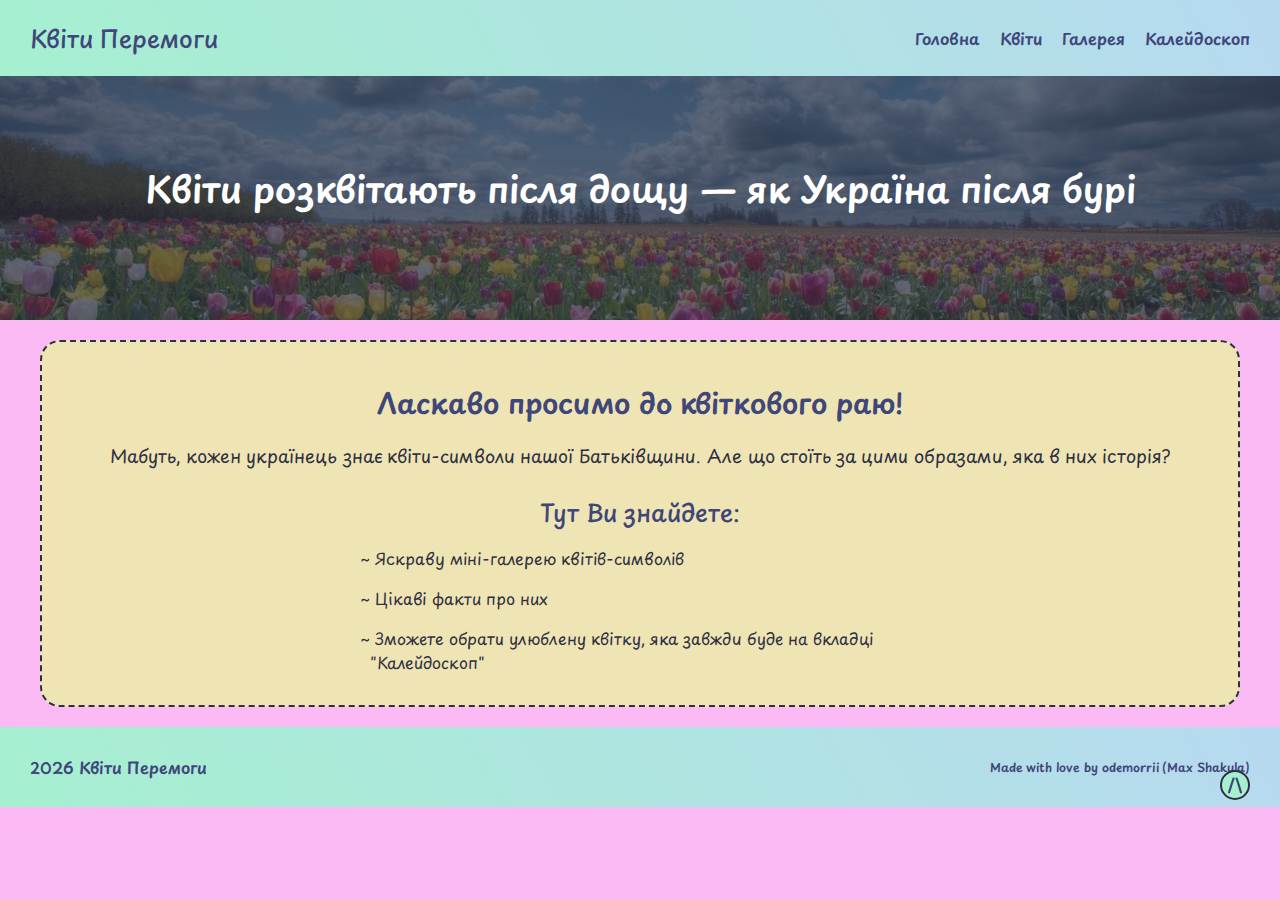
<file: index.html>
<!DOCTYPE html>
<html lang="uk">
  <head>
    <meta charset="UTF-8" />
    <meta name="viewport" content="width=device-width, initial-scale=1.0" />
    <link rel="preconnect" href="https://fonts.googleapis.com" />
    <link rel="preconnect" href="https://fonts.gstatic.com" crossorigin />
    <link
      href="https://fonts.googleapis.com/css2?family=Pangolin&family=Playpen+Sans:wght@100..800&family=Source+Code+Pro:ital,wght@0,200..900;1,200..900&display=swap"
      rel="stylesheet"
    />
    <link rel="stylesheet" href="./css/styles.css" />
    <link rel="icon" href="./favicon.svg" type="image/svg+xml" />
    <title>Квіти Перемоги</title>
  </head>
  <body>
    <header class="header" id="header">
        <div class="header-container">
            <p class="header-title">Квіти Перемоги</p>
            <div class="header-nav-box">
                <ul class="header-nav-list">
                    <li class="header-nav-item">
                        <a href="./index.html" class="header-nav-link">Головна</a>
                <li class="header-nav-item">
                    <a href="./flowers.html" class="header-nav-link">Квіти</a>
                </li>
                <li class="header-nav-item">
                    <a href="./gallery.html" class="header-nav-link">Галерея</a>
                </li>
                </li>
                <li class="header-nav-item">
                    <a href="./caleidoscope.html" class="header-nav-link">Калейдоскоп</a>
                </li>
            </ul>
            <button type="button" class="header-menu-btn" id="js-modal-open">Меню</button>
            </div>
        </div>
    </header>
    <a href="#header" class="uparrow">/\</a>
    <main>
      <section class="hero">
        <div class="container hero-container">
            <h1 class="hero-heading">Квіти розквітають після дощу — як Україна після бурі</h1>
        </div>
      </section>
      <section class="topic">
        <div class="container">
            <h2 class="topic-heading">Ласкаво просимо до квіткового раю!</h2>
            <p class="topic-text">Мабуть, кожен українець знає квіти-символи нашої Батьківщини. Але що стоїть за цими образами, яка в них історія?</p>
            <h3 class="topic-list-heading">Тут Ви знайдете:</h3>
            <ul class="topic-list">
                <li class="topic-list-item">
                    <p class="topic-list-text">~ Яскраву міні-галерею квітів-символів</p>
                </li>
                <li class="topic-list-item">
                    <p class="topic-list-text">~ Цікаві факти про них</p>
                </li>
                <li class="topic-list-item">
                    <p class="topic-list-text">~ Зможете обрати улюблену квітку, яка завжди буде на вкладці   "Калейдоскоп"</p> <!-- used Alt+255 for faster text positioning -->
                </li>
            </ul>
        </div>
      </section>
    </main>
    <div class="modal-menu" id="js-modal">
        <button type="button" class="modal-menu-close-btn" id="js-modal-close">X</button>
            <ul class="modal-menu-list">
                <li class="modal-menu-item">
                        <a href="./index.html" class="modal-menu-link">Головна</a>
                <li class="modal-menu-item">
                    <a href="./flowers.html" class="modal-menu-link">Квіти</a>
                </li>
                <li class="modal-menu-item">
                    <a href="./gallery.html" class="modal-menu-link">Галерея</a>
                </li>
                </li>
                <li class="modal-menu-item">
                    <a href="./caleidoscope.html" class="modal-menu-link">Калейдоскоп</a>
                </li>
            </ul>
    </div>
    <footer>
        <div class="footer-container">
            <p class="footer-text">2026 Квіти Перемоги</p>
            <p class="footer-madeby">Made with love by odemorrii (Max Shakula)</p>
        </div>
    </footer>
  </body>

  <script type="module" src="./main.js"></script>
</html>
</file>
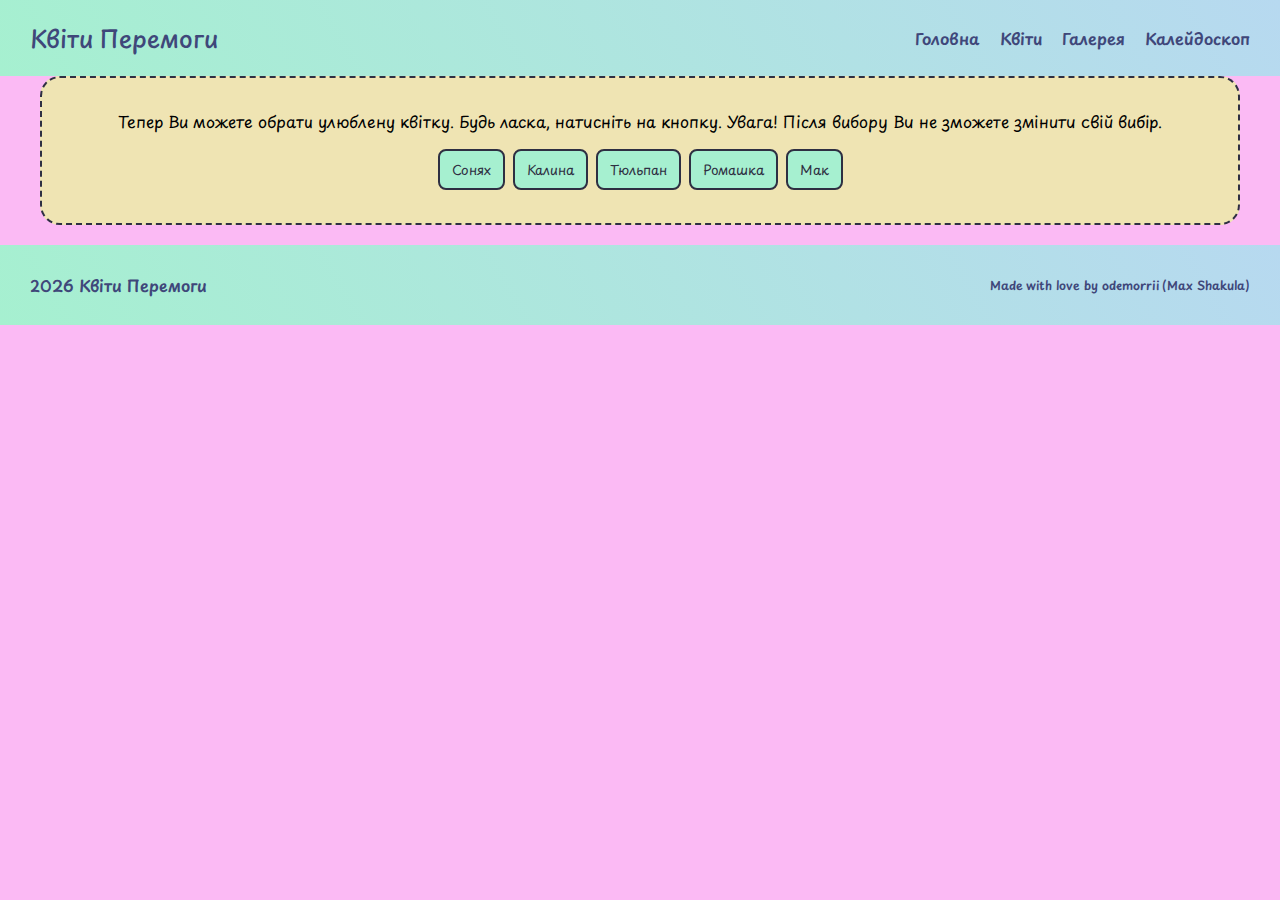
<file: caleidoscope.html>
<!DOCTYPE html>
<html lang="uk">
  <head>
    <meta charset="UTF-8" />
    <meta name="viewport" content="width=device-width, initial-scale=1.0" />
    <link rel="preconnect" href="https://fonts.googleapis.com" />
    <link rel="preconnect" href="https://fonts.gstatic.com" crossorigin />
    <link
      href="https://fonts.googleapis.com/css2?family=Pangolin&family=Playpen+Sans:wght@100..800&family=Source+Code+Pro:ital,wght@0,200..900;1,200..900&display=swap"
      rel="stylesheet"
    />
    <link rel="stylesheet" href="./css/styles.css" />
    <link rel="icon" href="./favicon.svg" type="image/svg+xml" />
    <title>Квіти Перемоги</title>
  </head>
  <body>
    <header class="header" id="header">
        <div class="header-container">
            <p class="header-title">Квіти Перемоги</p>
            <div class="header-nav-box">
                <ul class="header-nav-list">
                    <li class="header-nav-item">
                        <a href="./index.html" class="header-nav-link">Головна</a>
                <li class="header-nav-item">
                    <a href="./flowers.html" class="header-nav-link">Квіти</a>
                </li>
                <li class="header-nav-item">
                    <a href="./gallery.html" class="header-nav-link">Галерея</a>
                </li>
                </li>
                <li class="header-nav-item">
                    <a href="./caleidoscope.html" class="header-nav-link">Калейдоскоп</a>
                </li>
            </ul>
            <button type="button" class="header-menu-btn" id="js-modal-open">Меню</button>
            </div>
        </div>
    </header>
    <main>
            <section class="cal">
                <div class="container">
                    <p id="js-text">Тепер Ви можете обрати улюблену квітку. Будь ласка, натисніть на кнопку. Увага! Після вибору Ви не зможете змінити свій вибір.</p>
                    <ul class="cal-btn-list" id="js-chooser">
                        <li class="cal-btn-item">
                            <button type="button" class="cal-btn" id="btn-sunflower">Сонях</button>
                        </li>
                        <li class="cal-btn-item">
                            <button type="button" class="cal-btn" id="btn-viburnum">Калина</button>
                        </li>
                        <li class="cal-btn-item">
                            <button type="button" class="cal-btn" id="btn-tulip">Тюльпан</button>
                        </li>
                        <li class="cal-btn-item">
                            <button type="button" class="cal-btn" id="btn-chamomile">Ромашка</button>
                        </li>
                        <li class="cal-btn-item">
                            <button type="button" class="cal-btn" id="btn-poppy">Мак</button>
                        </li>
                    </ul>
                    <div class="cal-chosen" id="js-chosen" aria-live="polite"></div>
                </div>
            </section>
    </main>
    <div class="modal-menu" id="js-modal">
        <button type="button" class="modal-menu-close-btn" id="js-modal-close">X</button>
            <ul class="modal-menu-list">
                <li class="modal-menu-item">
                        <a href="./index.html" class="modal-menu-link">Головна</a>
                <li class="modal-menu-item">
                    <a href="./flowers.html" class="modal-menu-link">Квіти</a>
                </li>
                <li class="modal-menu-item">
                    <a href="./gallery.html" class="modal-menu-link">Галерея</a>
                </li>
                </li>
                <li class="modal-menu-item">
                    <a href="./caleidoscope.html" class="modal-menu-link">Калейдоскоп</a>
                </li>
            </ul>
    </div>
    <footer>
        <div class="footer-container">
            <p class="footer-text">2026 Квіти Перемоги</p>
            <p class="footer-madeby">Made with love by odemorrii (Max Shakula)</p>
        </div>
    </footer>
  </body>

  <script type="module" src="./main.js"></script>
</html>
</file>
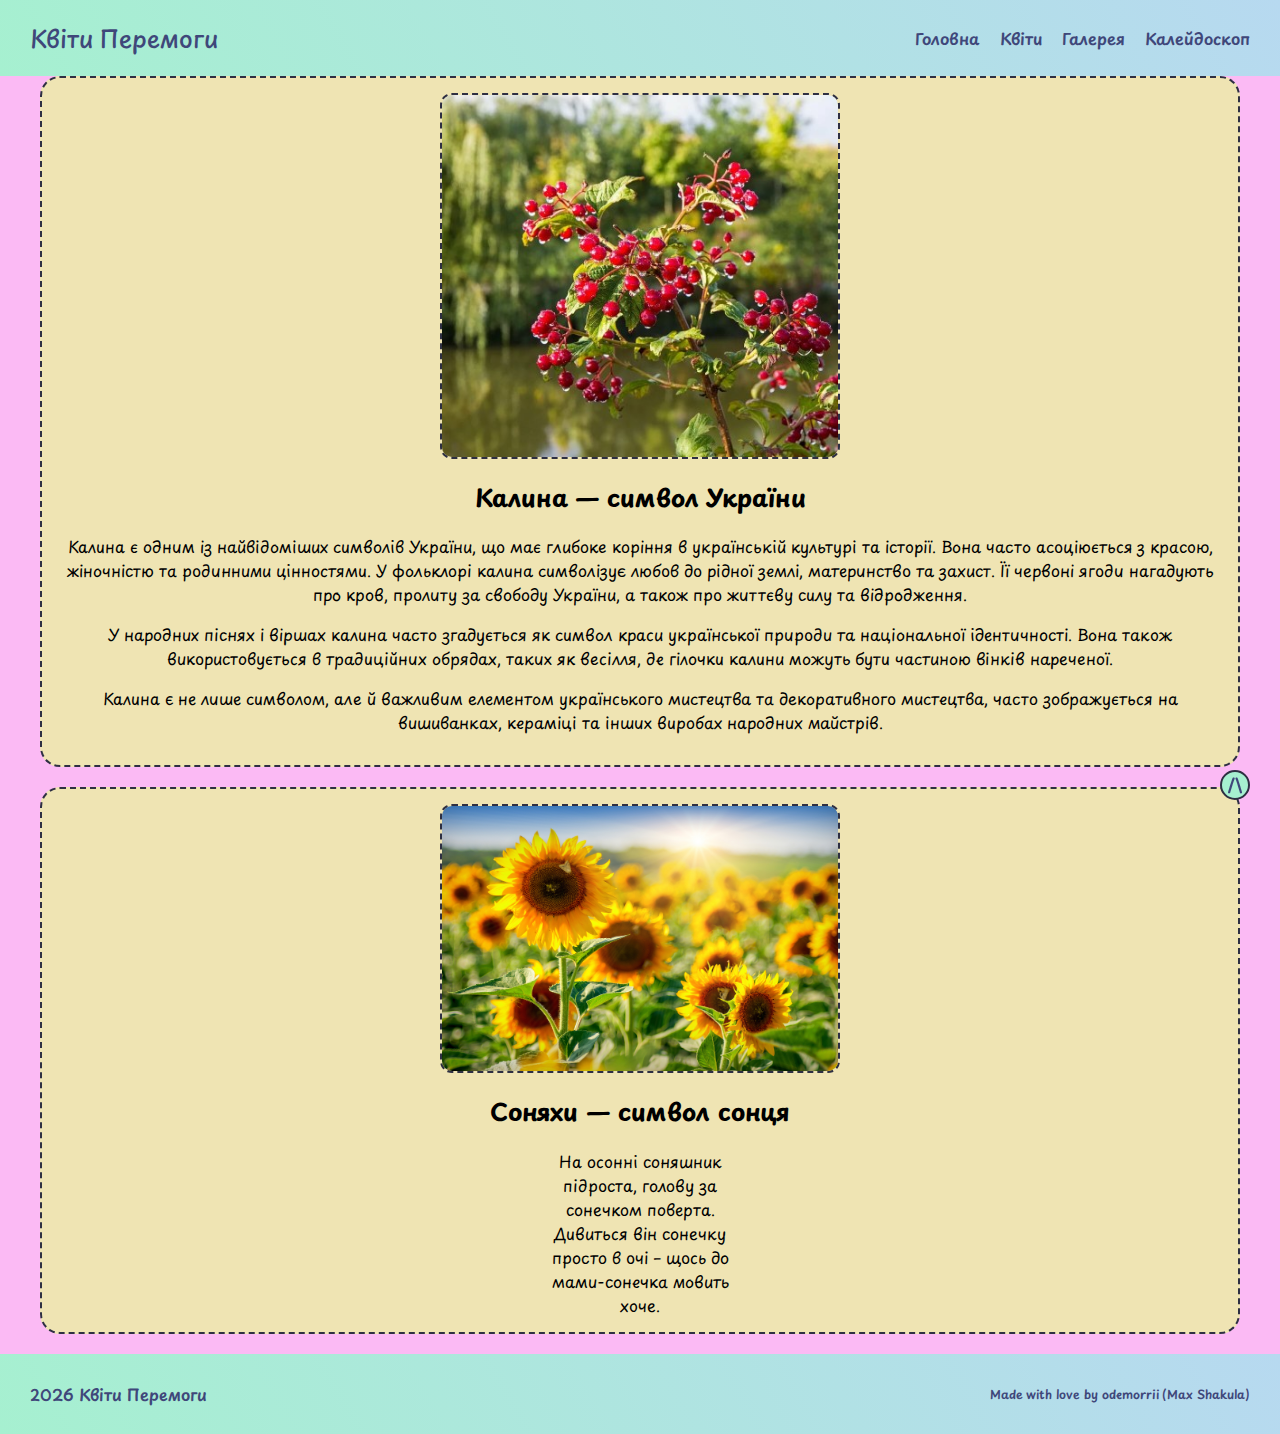
<file: flowers.html>
<!DOCTYPE html>
<html lang="uk">
  <head>
    <meta charset="UTF-8" />
    <meta name="viewport" content="width=device-width, initial-scale=1.0" />
    <link rel="preconnect" href="https://fonts.googleapis.com" />
    <link rel="preconnect" href="https://fonts.gstatic.com" crossorigin />
    <link
      href="https://fonts.googleapis.com/css2?family=Pangolin&family=Playpen+Sans:wght@100..800&family=Source+Code+Pro:ital,wght@0,200..900;1,200..900&display=swap"
      rel="stylesheet"
    />
    <link rel="stylesheet" href="./css/styles.css" />
    <link rel="icon" href="./favicon.svg" type="image/svg+xml" />
    <title>Квіти Перемоги</title>
  </head>
  <body>
    <header class="header" id="header">
        <div class="header-container">
            <p class="header-title">Квіти Перемоги</p>
            <div class="header-nav-box">
                <ul class="header-nav-list">
                    <li class="header-nav-item">
                        <a href="./index.html" class="header-nav-link">Головна</a>
                <li class="header-nav-item">
                    <a href="./flowers.html" class="header-nav-link">Квіти</a>
                </li>
                <li class="header-nav-item">
                    <a href="./gallery.html" class="header-nav-link">Галерея</a>
                </li>
                </li>
                <li class="header-nav-item">
                    <a href="./caleidoscope.html" class="header-nav-link">Калейдоскоп</a>
                </li>
            </ul>
            <button type="button" class="header-menu-btn" id="js-modal-open">Меню</button>
            </div>
        </div>
    </header>
    <a href="#header" class="uparrow">/\</a>
    <main>
      <section class="viburnum">
        <div class="container">
            <img src="./img/viburnum.jpg" alt="Калина" class="viburnum-image"/>
            <h2 class="flower-heading">Калина — символ України</h2>
            <p class="flower-text">Калина є одним із найвідоміших символів України, що має глибоке коріння в українській культурі та історії. Вона часто асоціюється з красою, жіночністю та родинними цінностями. У фольклорі калина символізує любов до рідної землі, материнство та захист. Її червоні ягоди нагадують про кров, пролиту за свободу України, а також про життєву силу та відродження.</p>
            <p class="flower-text">У народних піснях і віршах калина часто згадується як символ краси української природи та національної ідентичності. Вона також використовується в традиційних обрядах, таких як весілля, де гілочки калини можуть бути частиною вінків нареченої.</p>
            <p class="flower-text">Калина є не лише символом, але й важливим елементом українського мистецтва та декоративного мистецтва, часто зображується на вишиванках, кераміці та інших виробах народних майстрів.</p>
        </div>
      </section>
      <section class="sunflower">
        <div class="container">
            <img src="./img/sunflowers.jpg" alt="Сонях" class="sunflower-image"/>
        <h2 class="flower-heading">Соняхи — символ сонця</h2>
        <p class="flower-poem">На осонні соняшник
підроста,
голову за сонечком
поверта.

Дивиться він сонечку
просто в очі –
щось до мами-сонечка
мовить хоче.</p>
        </div>
      </section>
    </main>
    <div class="modal-menu" id="js-modal">
        <button type="button" class="modal-menu-close-btn" id="js-modal-close">X</button>
            <ul class="modal-menu-list">
                <li class="modal-menu-item">
                        <a href="./index.html" class="modal-menu-link">Головна</a>
                <li class="modal-menu-item">
                    <a href="./flowers.html" class="modal-menu-link">Квіти</a>
                </li>
                <li class="modal-menu-item">
                    <a href="./gallery.html" class="modal-menu-link">Галерея</a>
                </li>
                </li>
                <li class="modal-menu-item">
                    <a href="./caleidoscope.html" class="modal-menu-link">Калейдоскоп</a>
                </li>
            </ul>
    </div>
    <footer>
        <div class="footer-container">
            <p class="footer-text">2026 Квіти Перемоги</p>
            <p class="footer-madeby">Made with love by odemorrii (Max Shakula)</p>
        </div>
    </footer>
  </body>

  <script type="module" src="./main.js"></script>
</html>
</file>
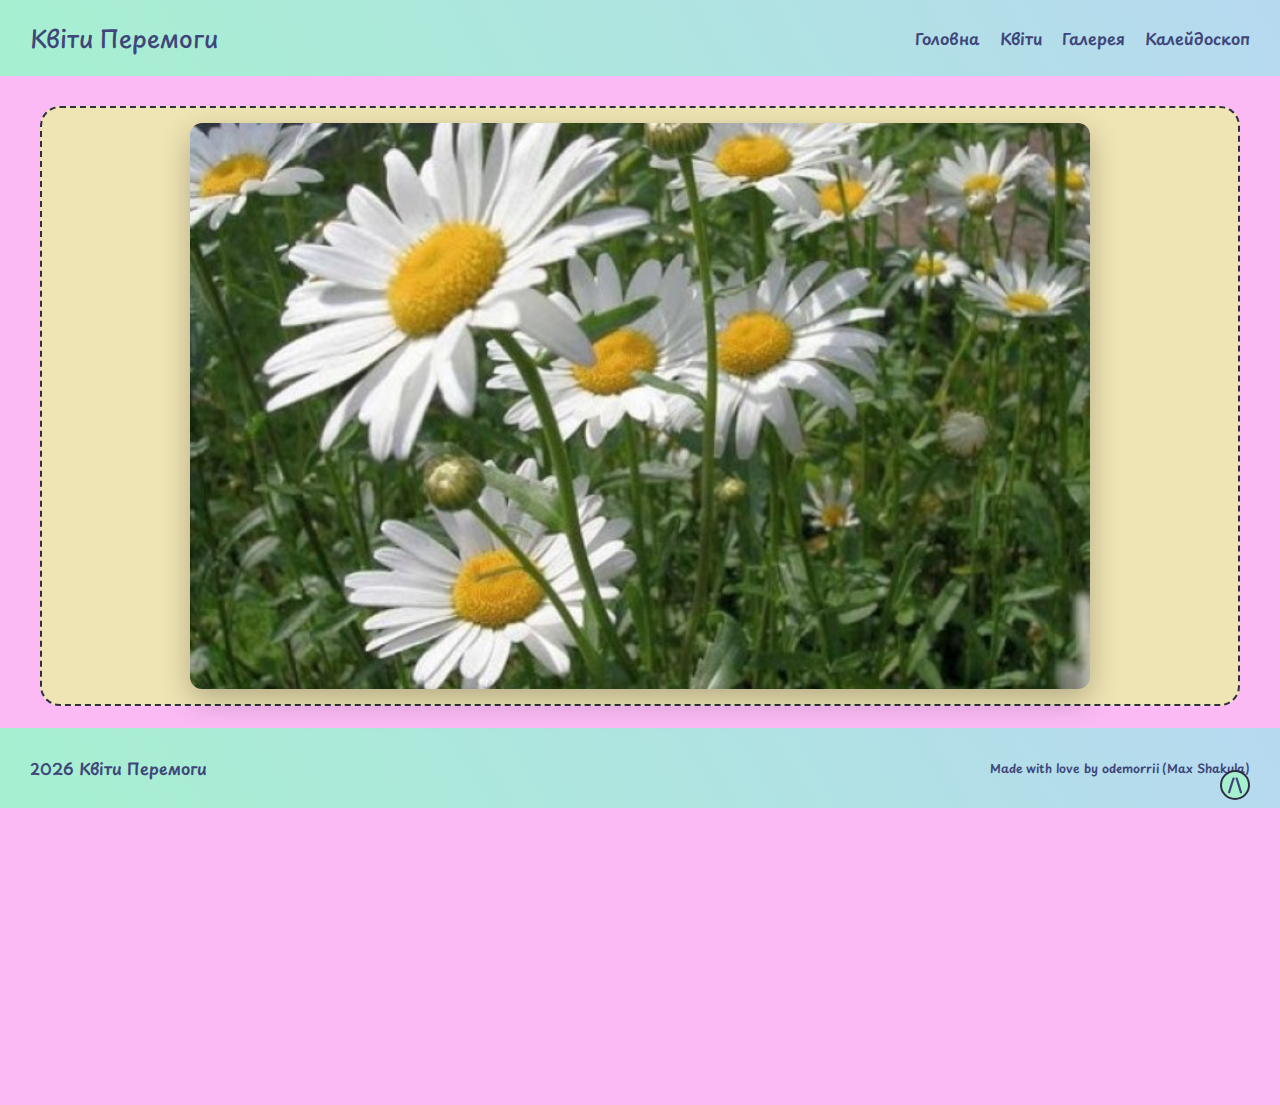
<file: gallery.html>
<!DOCTYPE html>
<html lang="uk">
  <head>
    <meta charset="UTF-8" />
    <meta name="viewport" content="width=device-width, initial-scale=1.0" />
    <link rel="preconnect" href="https://fonts.googleapis.com" />
    <link rel="preconnect" href="https://fonts.gstatic.com" crossorigin />
    <link
      href="https://fonts.googleapis.com/css2?family=Pangolin&family=Playpen+Sans:wght@100..800&family=Source+Code+Pro:ital,wght@0,200..900;1,200..900&display=swap"
      rel="stylesheet"
    />
    <link rel="stylesheet" href="./css/styles.css" />
    <link rel="icon" href="./favicon.svg" type="image/svg+xml" />
    <title>Квіти Перемоги</title>
  </head>
  <body>
    <header class="header" id="header">
        <div class="header-container">
            <p class="header-title">Квіти Перемоги</p>
            <div class="header-nav-box">
                <ul class="header-nav-list">
                    <li class="header-nav-item">
                        <a href="./index.html" class="header-nav-link">Головна</a>
                <li class="header-nav-item">
                    <a href="./flowers.html" class="header-nav-link">Квіти</a>
                </li>
                <li class="header-nav-item">
                    <a href="./gallery.html" class="header-nav-link">Галерея</a>
                </li>
                </li>
                <li class="header-nav-item">
                    <a href="./caleidoscope.html" class="header-nav-link">Калейдоскоп</a>
                </li>
            </ul>
            <button type="button" class="header-menu-btn" id="js-modal-open">Меню</button>
            </div>
        </div>
    </header>
    <a href="#header" class="uparrow">/\</a>
    <main>
            <section class="gallery">
                <div class="container gallery-container">
                    <div class="gallery-stage" id="js-gallery">
                        <div class="card" aria-hidden="false">
                            <img src="./img/poppy-field.jpg" alt="Poppy field" />
                        </div>
                        <div class="card" aria-hidden="true"></div>
                    </div>
                </div>
            </section>
    </main>
    <div class="modal-menu" id="js-modal">
        <button type="button" class="modal-menu-close-btn" id="js-modal-close">X</button>
            <ul class="modal-menu-list">
                <li class="modal-menu-item">
                        <a href="./index.html" class="modal-menu-link">Головна</a>
                <li class="modal-menu-item">
                    <a href="./flowers.html" class="modal-menu-link">Квіти</a>
                </li>
                <li class="modal-menu-item">
                    <a href="./gallery.html" class="modal-menu-link">Галерея</a>
                </li>
                </li>
                <li class="modal-menu-item">
                    <a href="./caleidoscope.html" class="modal-menu-link">Калейдоскоп</a>
                </li>
            </ul>
    </div>
    <footer>
        <div class="footer-container">
            <p class="footer-text">2026 Квіти Перемоги</p>
            <p class="footer-madeby">Made with love by odemorrii (Max Shakula)</p>
        </div>
    </footer>
  </body>

  <script type="module" src="./main.js"></script>
</html>
</file>
<file: css/styles.css>
/* common */

* {
  box-sizing: border-box;
  scroll-behavior: smooth;
}
h1,
h2,
h3,
p,
li {
  font-family: "Playpen Sans", sans-serif;
  letter-spacing: 1.2;
  list-style: none;
  text-decoration: none;
  text-align: center;
}
a {
  text-decoration: none;
  color: #3f477a;
  font-weight: 600;
}
body {
  margin: 0;
  padding: 0;
  background-color: #fbbaf4;
}
section {
  padding: 0 15px;
}
.container {
  max-width: 1200px;
  margin: 0 auto 20px auto;
  padding: 0 15px;
  background-color: #efe4b3;
  border: 2px dashed #2e2f42;
  border-radius: 20px;
  padding: 15px 20px;
}

/* header */

.header-container {
  background-color: #a6f0d0;
  background: linear-gradient(60deg, #a6f0d0, #b7d9f0);
  padding: 10px 30px;
  display: flex;
  justify-content: space-between;
  align-items: center;
}
.header-title {
  font-size: 24px;
  font-weight: 500;
  margin: 0;
  color: #3f477a;
}
.header-nav-list {
  display: flex;
  gap: 20px;
}
.modal-menu {
  opacity: 0;
  visibility: hidden;
  pointer-events: none;
  display: none;
}
.header-menu-btn {
  display: none;
}
.uparrow {
  width: 30px;
  height: 30px;
  background-color: #a6f0d0;
  border: 2px solid #2e2f42;
  border-radius: 50%;
  position: fixed;
  bottom: 100px;
  right: 30px;
  font-family: "Playpen Sans", sans-serif;
  font-weight: 700;
  text-align: center;
}

/* hero */
.hero {
  background-color: #2e2f42;
  padding: 72px 0;
  background-image: linear-gradient(
      rgba(46, 47, 66, 0.7),
      rgba(46, 47, 66, 0.7)
    ),
    url(../img/flower-field.jpg);
  background-repeat: no-repeat;
  background-position: center;
  background-size: cover;
  @media screen and (max-width: 768px) {
    background-image: linear-gradient(
        rgba(46, 47, 66, 0.7),
        rgba(46, 47, 66, 0.7)
      ),
      url(../img/flower-field-mobile.jpg);
  }
  margin-bottom: 20px;
}
.hero-container {
  background-color: transparent;
  border: none;
}
.hero-heading {
  font-size: 36px;
  font-weight: 600;
  line-height: 1.4;
  text-align: center;
  color: #ffffff;
  margin: 0;
  @media screen and (max-width: 768px) {
    font-size: 28px;
  }
}

/* topic */

.topic-heading {
  font-size: 28px;
  font-weight: 600;
  margin-bottom: 10px;
  color: #3f477a;
}
.topic-text {
  font-size: 18px;
  line-height: 1.6;
  color: #2e2f42;
}
.topic-list-heading {
  font-size: 24px;
  font-weight: 500;
  margin-bottom: 15px;
  color: #3f477a;
}
.topic-list-item {
  max-width: 600px;
  margin: 0 auto;
}
.topic-list-text {
  text-align: left;
  color: #2e2f42;
}

/* flowers page */
.viburnum-image,
.sunflower-image {
  display: block;
  width: 100%;
  max-width: 400px;
  height: auto;
  margin: 0 auto;
  border: 2px dashed #2e2f42;
  border-radius: 12px;
}
.flower-poem {
  max-width: 200px;
  text-align: center;
  margin: 0 auto;
}

/* footer */

.footer-container {
  background-color: #a6f0d0;
  background: linear-gradient(60deg, #a6f0d0, #b7d9f0);
  padding: 12px 30px;
  display: flex;
  justify-content: space-between;
  align-items: center;
  font-family: "Playpen Sans", sans-serif;
  color: #3f477a;
  font-weight: 600;
}
.footer-madeby {
  font-size: 12px;
}

@media screen and (max-width: 768px) {
  .header-nav-list {
    max-width: 230px;
    flex-wrap: wrap;
  }
}

@media screen and (max-width: 470px) {
  /* common-mobile */

  .is-show {
    display: block;
    opacity: 1;
    visibility: visible;
    pointer-events: auto;
  }

  /* header-modal */

  .header-menu-btn {
    display: block;
    background-color: #a6f0d0;
    border: 2px solid #3f477a;
    border-radius: 8px;
    height: 28px;
    font-family: "Playpen Sans", sans-serif;
    color: #3f477a;
    transition: background-color 250ms cubic-bezier(0.4, 0, 0.2, 1),
      border 250ms cubic-bezier(0.4, 0, 0.2, 1);
  }
  .header-menu-btn:hover {
    background-color: #3f477a;
    color: #a6f0d0;
    border: 2px solid #a6f0d0;
  }
  .header-nav-list {
    display: none;
  }
  .modal-menu {
    position: absolute;
    height: 100vh;
    width: 100vw;
    top: 0;
    left: 0;
    background-color: #aadae3;
  }
  .modal-menu-list {
    display: flex;
    flex-direction: column;
    justify-content: center;
  }
  .modal-menu-link {
    font-size: 30px;
  }
  .modal-menu-close-btn {
    position: relative;
    top: 20px;
    left: 300px;
    font-size: 20px;
    font-family: "Playpen Sans", sans-serif;
    background: none;
    border: 0;
    height: 50px;
    width: 50px;
  }
}

/* gallery */

.gallery {
  padding: 30px 0;
}
.gallery-container {
  position: relative;
  height: 600px;
  display: flex;
  align-items: center;
  justify-content: center;
  margin-bottom: -8px;
}
.gallery-stage {
  position: relative;
  width: 100%;
  max-width: 900px;
  height: 100%;
  perspective: 1200px;
}
.card {
  position: absolute;
  inset: 0;
  display: flex;
  align-items: center;
  justify-content: center;
  background: transparent;
  transition: transform 900ms cubic-bezier(0.2, 0.9, 0.2, 1), opacity 900ms ease;
  will-change: transform, opacity;
}
.card img {
  width: 100%;
  height: 100%;
  object-fit: cover;
  border-radius: 12px;
  box-shadow: 0 10px 30px rgba(0, 0, 0, 0.25);
}
.card.enter {
  transform: translateY(0) rotateZ(0) scale(1);
  opacity: 1;
  z-index: 2;
}
.card.exit {
  transform: translateY(-40vh) rotateZ(-30deg) scale(0.9);
  opacity: 0;
  z-index: 1;
}
.card.prep {
  transform: translateY(40vh) rotateZ(10deg) scale(0.95);
  opacity: 0;
  z-index: 0;
}

@media screen and (max-width: 768px) {
  .gallery-container {
    height: 320px;
  }
}
@media screen and (max-width: 470px) {
  .gallery-container {
    height: 220px;
  }
}

/* cal chooser and chosen image */

.cal-btn-list {
  display: flex;
  gap: 8px;
  justify-content: center;
  flex-wrap: wrap;
  padding: 0;
  margin: 0;
}
.cal-btn-item {
  list-style: none;
}
.cal-btn {
  background: #a6f0d0;
  border: 2px solid #2e2f42;
  padding: 8px 12px;
  border-radius: 8px;
  cursor: pointer;
  font-family: "Playpen Sans", sans-serif;
  color: #2e2f42;
}
.cal-btn:hover {
  background: #3f477a;
  color: #a6f0d0;
}
.cal-chosen {
  margin-top: 18px;
  display: flex;
  align-items: center;
  justify-content: center;
}
.chosen-wrap {
  width: 100%;
  max-width: 680px;
}
.chosen-image {
  width: 100%;
  height: auto;
  border-radius: 12px;
  box-shadow: 0 10px 30px rgba(0, 0, 0, 0.25);
  display: block;
}

@media screen and (max-width: 768px) {
  .chosen-wrap {
    max-width: 520px;
  }
}
@media screen and (max-width: 470px) {
  .chosen-wrap {
    max-width: 320px;
  }
}
</file>
